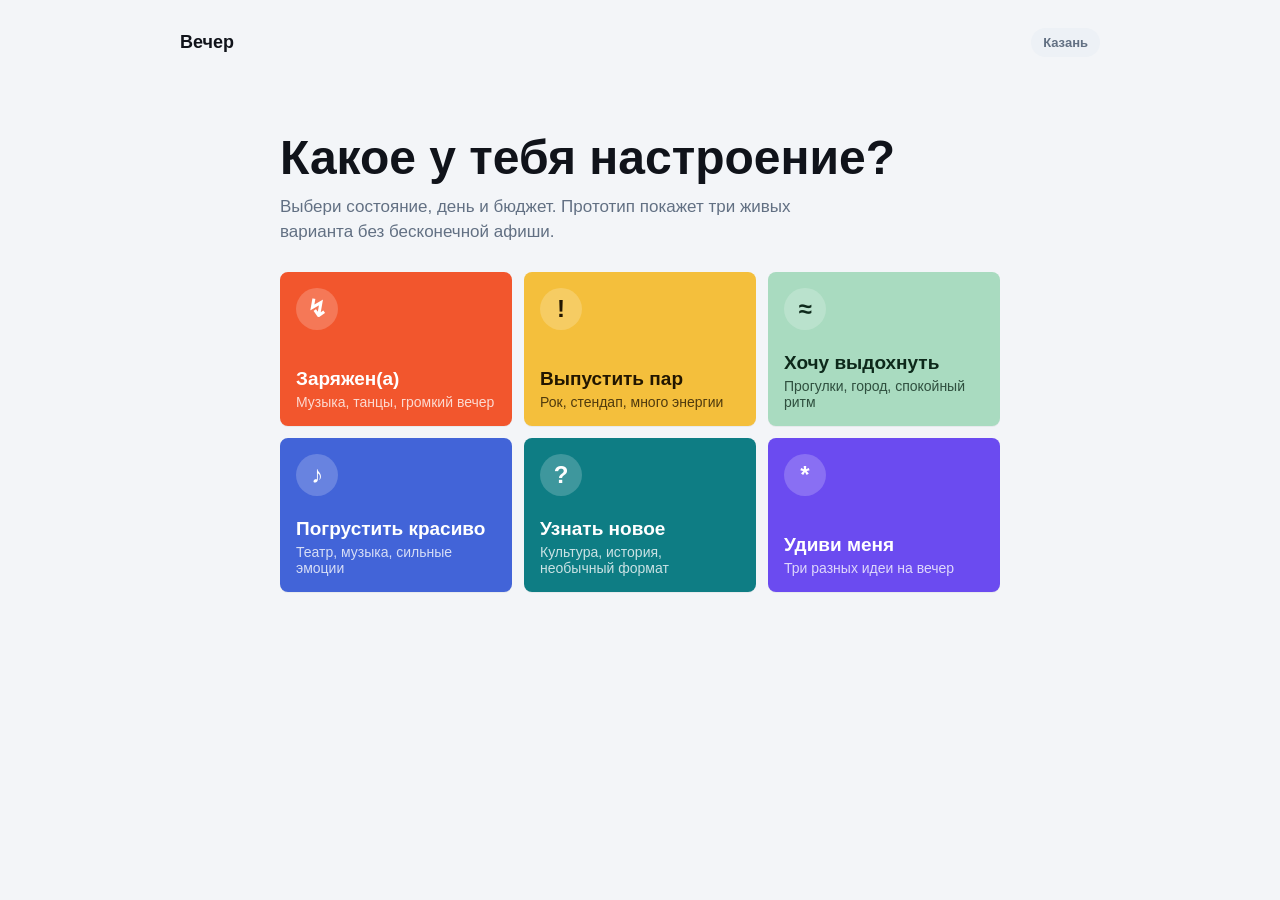
<file: prototype/index.html>
<!doctype html>
<html lang="ru">
<head>
  <meta charset="utf-8">
  <meta name="viewport" content="width=device-width, initial-scale=1">
  <title>Вечер по настроению — прототип</title>
  <style>
    :root {
      --bg: #f3f5f8;
      --panel: #ffffff;
      --panel-soft: #edf1f6;
      --text: #10131a;
      --muted: #627083;
      --line: #dbe1ea;
      --accent: #245fe8;
      --accent-ink: #ffffff;
      --mood: #245fe8;
      --mood-ink: #ffffff;
      --ok: #167447;
      --warn: #9a5a00;
      --radius: 8px;
      font-family: Inter, -apple-system, BlinkMacSystemFont, "Segoe UI", Arial, sans-serif;
      color-scheme: light;
    }

    * { box-sizing: border-box; }
    [hidden] { display: none !important; }

    html,
    body {
      margin: 0;
      min-height: 100%;
      background: var(--bg);
      color: var(--text);
    }

    body {
      min-height: 100vh;
      font-size: 16px;
    }

    button,
    a {
      font: inherit;
    }

    button {
      border: 0;
      color: inherit;
      cursor: pointer;
    }

    button:focus-visible,
    a:focus-visible {
      outline: 3px solid rgba(36, 95, 232, 0.32);
      outline-offset: 2px;
    }

    .app {
      width: min(100%, 960px);
      min-height: 100vh;
      margin: 0 auto;
      padding: 18px 20px 34px;
    }

    .topbar {
      min-height: 48px;
      display: flex;
      align-items: center;
      gap: 10px;
    }

    .icon-button {
      width: 38px;
      height: 38px;
      border-radius: 999px;
      display: grid;
      place-items: center;
      background: var(--panel-soft);
    }

    .topbar-title {
      flex: 1;
      font-size: 18px;
      font-weight: 850;
    }

    .city-chip,
    .tag,
    .pill {
      border-radius: 999px;
      background: var(--panel-soft);
      color: var(--muted);
      font-size: 13px;
      font-weight: 800;
    }

    .city-chip {
      padding: 7px 12px;
    }

    .view {
      display: none;
      padding-top: 22px;
    }

    .view.is-active {
      display: block;
      animation: enter 160ms ease-out;
    }

    @keyframes enter {
      from { opacity: 0; transform: translateY(5px); }
    }

    .hero,
    .content-narrow {
      width: min(100%, 720px);
      margin: 0 auto;
    }

    .hero {
      padding-top: clamp(10px, 5vh, 52px);
    }

    h1 {
      margin: 0;
      font-size: clamp(30px, 4vw, 48px);
      line-height: 1.04;
      letter-spacing: 0;
    }

    h2 {
      margin: 0;
      font-size: 18px;
      line-height: 1.2;
    }

    h3 {
      margin: 0;
      font-size: 21px;
      line-height: 1.18;
      letter-spacing: 0;
    }

    p {
      margin: 0;
      line-height: 1.45;
    }

    .lead {
      max-width: 560px;
      margin-top: 12px;
      color: var(--muted);
      font-size: 17px;
    }

    .mood-grid {
      display: grid;
      grid-template-columns: repeat(3, minmax(0, 1fr));
      gap: 12px;
      margin-top: 28px;
    }

    .mood-tile {
      min-height: 154px;
      padding: 16px;
      border-radius: var(--radius);
      display: flex;
      flex-direction: column;
      align-items: flex-start;
      text-align: left;
      background: var(--tile);
      color: var(--tile-ink);
      box-shadow: 0 1px 0 rgba(15, 23, 42, 0.05);
      transition: transform 120ms ease, box-shadow 120ms ease;
    }

    .mood-tile:hover {
      transform: translateY(-2px);
      box-shadow: 0 14px 32px rgba(15, 23, 42, 0.12);
    }

    .mood-icon {
      width: 42px;
      height: 42px;
      border-radius: 999px;
      display: grid;
      place-items: center;
      background: rgba(255, 255, 255, 0.2);
      font-size: 24px;
      font-weight: 900;
    }

    .mood-title {
      margin-top: auto;
      font-size: 19px;
      font-weight: 900;
      line-height: 1.08;
    }

    .mood-subtitle {
      margin-top: 5px;
      font-size: 14px;
      opacity: 0.78;
    }

    .setup-band {
      border-radius: var(--radius);
      padding: 24px;
      background: var(--mood);
      color: var(--mood-ink);
    }

    .setup-band .lead {
      color: color-mix(in srgb, var(--mood-ink) 76%, transparent);
    }

    .setup-icon {
      width: 48px;
      height: 48px;
      margin-bottom: 14px;
      border-radius: 999px;
      display: grid;
      place-items: center;
      background: color-mix(in srgb, var(--mood-ink) 18%, transparent);
      font-size: 27px;
      font-weight: 900;
    }

    .controls {
      display: grid;
      grid-template-columns: 1fr 1fr;
      gap: 14px;
      margin-top: 14px;
    }

    .control-group {
      border: 1px solid var(--line);
      border-radius: var(--radius);
      background: var(--panel);
      padding: 14px;
    }

    .control-title {
      margin-bottom: 10px;
      color: var(--muted);
      font-size: 13px;
      font-weight: 850;
      text-transform: uppercase;
    }

    .chips {
      display: flex;
      flex-wrap: wrap;
      gap: 8px;
    }

    .chip {
      min-height: 40px;
      padding: 9px 14px;
      border: 1px solid var(--line);
      border-radius: 999px;
      background: var(--panel);
      color: var(--text);
      font-weight: 800;
    }

    .chip.is-selected {
      border-color: var(--mood);
      background: var(--mood);
      color: var(--mood-ink);
    }

    .switch-row {
      width: 100%;
      min-height: 56px;
      display: flex;
      align-items: center;
      justify-content: space-between;
      gap: 12px;
      border-radius: var(--radius);
      background: transparent;
      text-align: left;
    }

    .switch-title {
      display: block;
      font-weight: 850;
    }

    .switch-subtitle {
      display: block;
      margin-top: 3px;
      color: var(--muted);
      font-size: 14px;
    }

    .switch {
      width: 52px;
      height: 30px;
      flex: 0 0 auto;
      padding: 3px;
      border-radius: 999px;
      background: #cbd3df;
    }

    .switch::before {
      content: "";
      display: block;
      width: 24px;
      height: 24px;
      border-radius: 50%;
      background: #ffffff;
      transition: transform 160ms ease;
      box-shadow: 0 1px 3px rgba(15, 23, 42, 0.22);
    }

    .switch.is-on {
      background: var(--mood);
    }

    .switch.is-on::before {
      transform: translateX(22px);
    }

    .actions {
      width: min(100%, 720px);
      margin: 18px auto 0;
      display: flex;
      gap: 10px;
    }

    .button,
    .inline-button {
      min-height: 48px;
      border-radius: var(--radius);
      display: inline-flex;
      align-items: center;
      justify-content: center;
      background: var(--accent);
      color: var(--accent-ink);
      font-weight: 900;
      text-decoration: none;
    }

    .button {
      width: 100%;
      padding: 0 18px;
      font-size: 16px;
    }

    .button.secondary {
      background: var(--panel);
      color: var(--text);
      border: 1px solid var(--line);
    }

    .result-head {
      display: flex;
      align-items: end;
      justify-content: space-between;
      gap: 18px;
      margin: 0 auto 16px;
      width: min(100%, 860px);
    }

    .result-head .lead {
      margin-top: 7px;
    }

    .result-meta {
      flex: 0 0 auto;
      text-align: right;
      color: var(--muted);
      font-size: 14px;
      font-weight: 800;
    }

    .results-list {
      width: min(100%, 860px);
      margin: 0 auto;
      display: grid;
      grid-template-columns: repeat(3, minmax(0, 1fr));
      gap: 12px;
    }

    .event-card,
    .detail-card,
    .counter {
      border: 1px solid var(--line);
      border-radius: var(--radius);
      background: var(--panel);
      box-shadow: 0 1px 0 rgba(15, 23, 42, 0.04);
    }

    .event-card {
      min-height: 286px;
      padding: 14px;
      display: flex;
      flex-direction: column;
    }

    .event-card.is-top {
      background: var(--mood);
      color: var(--mood-ink);
      border-color: transparent;
    }

    .event-card.is-top .meta,
    .event-card.is-top .place {
      color: color-mix(in srgb, var(--mood-ink) 78%, transparent);
    }

    .card-label {
      align-self: flex-start;
      margin-bottom: 12px;
      padding: 5px 8px;
      border-radius: 999px;
      background: color-mix(in srgb, currentColor 12%, transparent);
      font-size: 12px;
      font-weight: 900;
    }

    .meta {
      color: var(--muted);
      font-size: 13px;
      font-weight: 850;
    }

    .place {
      margin-top: 7px;
      color: var(--muted);
      font-size: 14px;
      font-weight: 750;
    }

    .why {
      margin-top: 12px;
      font-size: 15px;
    }

    .tags {
      display: flex;
      flex-wrap: wrap;
      gap: 6px;
      margin-top: 14px;
    }

    .tag {
      padding: 4px 8px;
      font-size: 12px;
    }

    .tag.warn {
      background: #fff6df;
      color: var(--warn);
    }

    .event-bottom {
      margin-top: auto;
      padding-top: 16px;
      display: flex;
      align-items: center;
      justify-content: space-between;
      gap: 10px;
    }

    .price {
      font-size: 18px;
      font-weight: 950;
    }

    .inline-button {
      min-width: 98px;
      min-height: 38px;
      padding: 0 14px;
      font-size: 14px;
    }

    .event-card.is-top .inline-button {
      background: var(--mood-ink);
      color: var(--mood);
    }

    .detail-layout {
      width: min(100%, 760px);
      margin: 0 auto;
      display: grid;
      gap: 12px;
    }

    .detail-card {
      padding: 18px;
    }

    .facts {
      display: grid;
      grid-template-columns: repeat(3, minmax(0, 1fr));
      gap: 12px;
    }

    .fact {
      border: 1px solid var(--line);
      border-radius: var(--radius);
      background: var(--panel);
      padding: 14px;
    }

    .fact span {
      display: block;
    }

    .fact span:first-child {
      margin-bottom: 6px;
      color: var(--muted);
      font-size: 13px;
      font-weight: 850;
    }

    .fact span:last-child {
      font-weight: 850;
    }

    .invite-grid {
      display: grid;
      grid-template-columns: repeat(3, 1fr);
      gap: 10px;
      margin-top: 12px;
    }

    .counter {
      min-height: 112px;
      padding: 14px;
      text-align: center;
    }

    .counter strong {
      display: block;
      font-size: 30px;
      line-height: 1;
    }

    .counter span {
      display: block;
      margin-top: 7px;
      color: var(--muted);
      font-size: 13px;
      font-weight: 850;
    }

    .counter small {
      display: block;
      margin-top: 7px;
      color: var(--muted);
      overflow-wrap: anywhere;
    }

    .success-badge {
      width: 58px;
      height: 58px;
      margin-bottom: 14px;
      border-radius: 999px;
      display: grid;
      place-items: center;
      background: #dff7e9;
      color: var(--ok);
      font-size: 31px;
      font-weight: 950;
    }

    .live-row {
      display: flex;
      align-items: center;
      gap: 9px;
      margin-top: 12px;
      color: var(--muted);
      font-size: 14px;
      font-weight: 800;
    }

    .live-dot {
      width: 8px;
      height: 8px;
      border-radius: 999px;
      background: var(--ok);
      box-shadow: 0 0 0 5px rgba(22, 116, 71, 0.12);
    }

    @media (max-width: 780px) {
      .app {
        padding: 10px 14px 24px;
      }

      .hero {
        padding-top: 10px;
      }

      .mood-grid,
      .controls,
      .results-list,
      .facts {
        grid-template-columns: 1fr;
      }

      .mood-grid {
        gap: 10px;
      }

      .mood-tile {
        min-height: 124px;
      }

      .result-head {
        display: block;
      }

      .result-meta {
        margin-top: 10px;
        text-align: left;
      }

      .event-card {
        min-height: 0;
      }
    }
  </style>
</head>
<body>
  <div class="app">
    <header class="topbar">
      <button id="backButton" class="icon-button" type="button" aria-label="Назад" hidden>
        <svg width="20" height="20" viewBox="0 0 24 24" aria-hidden="true">
          <path d="M19 12H5m6 6-6-6 6-6" fill="none" stroke="currentColor" stroke-width="2.2" stroke-linecap="round" stroke-linejoin="round"/>
        </svg>
      </button>
      <div id="topTitle" class="topbar-title">Вечер</div>
      <span class="city-chip">Казань</span>
    </header>

    <main>
      <section id="moodView" class="view is-active" data-title="Вечер">
        <div class="hero">
          <h1>Какое у тебя настроение?</h1>
          <p class="lead">Выбери состояние, день и бюджет. Прототип покажет три живых варианта без бесконечной афиши.</p>
          <div id="moodGrid" class="mood-grid"></div>
        </div>
      </section>

      <section id="setupView" class="view" data-title="Настройка">
        <div class="content-narrow">
          <div class="setup-band">
            <div id="setupIcon" class="setup-icon"></div>
            <h1 id="setupTitle"></h1>
            <p id="setupLead" class="lead"></p>
          </div>
          <div class="controls">
            <div class="control-group">
              <div class="control-title">Когда</div>
              <div class="chips" aria-label="День">
                <button class="chip is-selected" type="button" data-day="today">Сегодня</button>
                <button class="chip" type="button" data-day="tomorrow">Завтра</button>
                <button class="chip" type="button" data-day="saturday">В субботу</button>
              </div>
            </div>
            <div class="control-group">
              <div class="control-title">Деньги</div>
              <button id="budgetButton" class="switch-row" type="button" role="switch" aria-checked="false">
                <span>
                  <span class="switch-title">Бюджет поджимает</span>
                  <span class="switch-subtitle">Сначала события до 500 ₽</span>
                </span>
                <span id="budgetSwitch" class="switch" aria-hidden="true"></span>
              </button>
            </div>
          </div>
        </div>
        <div class="actions">
          <button id="showResultsButton" class="button" type="button">Показать 3 варианта</button>
        </div>
      </section>

      <section id="resultsView" class="view" data-title="Три варианта">
        <div class="result-head">
          <div>
            <h1 id="resultsTitle"></h1>
            <p id="resultsLead" class="lead"></p>
          </div>
          <div id="resultMeta" class="result-meta"></div>
        </div>
        <div id="resultsList" class="results-list"></div>
        <div class="actions">
          <button id="anotherMoodButton" class="button secondary" type="button">Другое настроение</button>
        </div>
      </section>

      <section id="planView" class="view" data-title="План">
        <div class="detail-layout">
          <article class="detail-card">
            <span id="planWhen" class="meta"></span>
            <h1 id="planTitle"></h1>
            <p id="planWhy" class="lead"></p>
          </article>
          <div class="facts">
            <div class="fact"><span>Где</span><span id="planPlace"></span></div>
            <div class="fact"><span>Когда</span><span id="planTime"></span></div>
            <div class="fact"><span>Цена</span><span id="planPrice"></span></div>
          </div>
          <div class="actions">
            <a id="ticketButton" class="button secondary" href="#" target="_blank" rel="noreferrer">Открыть билеты</a>
            <button id="inviteButton" class="button" type="button">Позвать чат</button>
          </div>
        </div>
      </section>

      <section id="inviteView" class="view" data-title="Приглашение">
        <div class="detail-layout">
          <div class="detail-card">
            <div class="success-badge">✓</div>
            <h1>Позвали</h1>
            <p class="lead">Карточка ушла в чат. В прототипе ответы друзей обновляются сами.</p>
          </div>
          <article class="detail-card">
            <span id="inviteWhen" class="meta"></span>
            <h3 id="inviteTitle"></h3>
            <p id="invitePlace" class="place"></p>
          </article>
          <div class="invite-grid">
            <div class="counter">
              <strong id="goingCount">1</strong>
              <span>Иду</span>
              <small id="goingNames">Ты</small>
            </div>
            <div class="counter">
              <strong id="maybeCount">0</strong>
              <span>Может</span>
              <small id="maybeNames">-</small>
            </div>
            <div class="counter">
              <strong id="noCount">0</strong>
              <span>Не могу</span>
              <small id="noNames">-</small>
            </div>
          </div>
          <div class="live-row"><span class="live-dot"></span>Обновляется само</div>
          <div class="actions">
            <button id="doneButton" class="button" type="button">Готово</button>
          </div>
        </div>
      </section>
    </main>
  </div>

  <script>
    const moods = [
      { id: "charged", title: "Заряжен(а)", hint: "Музыка, танцы, громкий вечер", icon: "↯", color: "#f2562d", ink: "#ffffff" },
      { id: "release", title: "Выпустить пар", hint: "Рок, стендап, много энергии", icon: "!", color: "#f4bf3c", ink: "#221600" },
      { id: "exhale", title: "Хочу выдохнуть", hint: "Прогулки, город, спокойный ритм", icon: "≈", color: "#a9dbc0", ink: "#0d281a" },
      { id: "blue", title: "Погрустить красиво", hint: "Театр, музыка, сильные эмоции", icon: "♪", color: "#4264d8", ink: "#ffffff" },
      { id: "learn", title: "Узнать новое", hint: "Культура, история, необычный формат", icon: "?", color: "#0e7d84", ink: "#ffffff" },
      { id: "wild", title: "Удиви меня", hint: "Три разных идеи на вечер", icon: "*", color: "#6b4bf0", ink: "#ffffff" }
    ];

    const dayTitles = {
      today: "Сегодня, 28 сентября",
      tomorrow: "Завтра, 29 сентября",
      saturday: "В субботу, 3 октября"
    };

    const events = [
      {
        id: "night-kazan-28",
        title: "По ночной Казани с колесом обозрения",
        place: "Экскурсия по ночной Казани",
        day: "today",
        time: "20:00",
        price: 600,
        why: "Неспешная прогулка и вид сверху, чтобы выдохнуть и заново увидеть город.",
        tags: ["экскурсия", "город"],
        moods: ["exhale", "learn", "wild"],
        url: "https://afisha.yandex.ru/kazan/excursions/places/ekskursiia-po-nochnoi-kazani-s-kataniem-na-kolese-obozreniia-vokrug-sveta/schedule/september-2026"
      },
      {
        id: "world-cinema-28",
        title: "Музыка мирового кинематографа",
        place: "Театр на Булаке",
        day: "today",
        time: "19:00",
        price: 1500,
        why: "Саундтреки знакомых фильмов в живом исполнении — мягко и атмосферно.",
        tags: ["концерт", "кино"],
        moods: ["blue", "exhale", "wild"],
        url: "https://afisha.yandex.ru/kazan/concert/muzyka-mirovogo-kinematografa-2026"
      },
      {
        id: "galiya-28",
        title: "Галия",
        place: "Театр им. Камала, новое здание",
        day: "today",
        time: "13:00",
        price: 500,
        why: "Театральный вариант для тихого, вдумчивого настроения.",
        tags: ["театр", "до 500 ₽"],
        moods: ["blue", "learn"],
        url: "https://afisha.yandex.ru/kazan/theatre/places/teatr-im-kamala-novoe-zdanie/schedule/september-2026"
      },
      {
        id: "rubalskaya-28",
        title: "Лариса Рубальская. Юбилейный тур",
        place: "Уникс",
        day: "today",
        time: "19:00",
        price: 1500,
        why: "Лиричный вечер со стихами и историями, когда хочется красиво погрустить.",
        tags: ["концерт", "поэзия"],
        moods: ["blue"],
        url: "https://afisha.yandex.ru/kazan/concert/larisa-rubalskaia-iubileinyi-tour"
      },
      {
        id: "ernest-29",
        title: "С любовью, Эрнест",
        place: "More",
        day: "tomorrow",
        time: "19:00",
        price: 3220,
        why: "Камерный иммерсивный театр, когда хочется красоты и близкой дистанции.",
        tags: ["иммерсивно", "театр"],
        moods: ["blue", "wild"],
        url: "https://afisha.yandex.ru/kazan/other/places/more-kazan/schedule/september-2026"
      },
      {
        id: "kamala-gergeri-29",
        title: "Гөргөри кияүләре / Зятья Гэргэри",
        place: "Театр им. Камала, новое здание",
        day: "tomorrow",
        time: "19:00",
        price: 500,
        why: "Комедийный спектакль без тяжелого входа, чтобы вечер стал легче.",
        tags: ["театр", "комедия"],
        moods: ["release", "exhale", "learn"],
        url: "https://afisha.yandex.ru/kazan/theatre/places/teatr-im-kamala-novoe-zdanie/schedule/september-2026"
      },
      {
        id: "kaleidoscope-29",
        title: "Kaleidoscope. Туган як",
        place: "Kaleidoscope",
        day: "tomorrow",
        time: "19:00",
        price: 10000,
        why: "Необычный формат про культуру и место, если хочется нового опыта.",
        tags: ["иммерсивно", "культура"],
        moods: ["learn", "wild"],
        url: "https://afisha.yandex.ru/kazan/theatre/places/kaleidoscope/schedule/september-2026"
      },
      {
        id: "night-kazan-29",
        title: "По ночной Казани с колесом обозрения",
        place: "Экскурсия по ночной Казани",
        day: "tomorrow",
        time: "20:00",
        price: 600,
        why: "Городская прогулка на вечер, когда хочется переключиться без толпы и драйва.",
        tags: ["экскурсия", "город"],
        moods: ["exhale", "learn"],
        url: "https://afisha.yandex.ru/kazan/excursions/places/ekskursiia-po-nochnoi-kazani-s-kataniem-na-kolese-obozreniia-vokrug-sveta/schedule/september-2026"
      },
      {
        id: "vorovayki-30",
        title: "Воровайки",
        place: "Максимилианс",
        day: "tomorrow",
        time: "20:00",
        price: 1800,
        why: "Громкий концерт для вечера, когда нужно сбросить напряжение и подпевать.",
        tags: ["концерт", "шансон"],
        moods: ["charged", "release"],
        url: "https://afisha.yandex.ru/kazan/concert/vorovayki-2026"
      },
      {
        id: "ds-crew-03",
        title: "DS CREW",
        place: "Казань Экспо",
        day: "saturday",
        time: "19:00",
        price: 1800,
        why: "Много движения и визуального драйва для настроения «заряжен».",
        tags: ["танцы", "шоу"],
        moods: ["charged", "wild"],
        url: "https://afisha.yandex.ru/kazan/concert/oct-3"
      },
      {
        id: "mia-boyka-03",
        title: "Mia Boyka",
        place: "КРК Пирамида",
        day: "saturday",
        time: "19:00",
        price: 1250,
        why: "Поп-концерт для легкого драйва, подпевания и вечернего заряда.",
        tags: ["концерт", "поп"],
        moods: ["charged"],
        url: "https://afisha.yandex.ru/kazan/concert/oct-3"
      },
      {
        id: "placebo-mcr-03",
        title: "Placebo & MCR Tribute",
        place: "Big Twin Arena",
        day: "saturday",
        time: "19:00",
        price: 1400,
        why: "Громкий рок-вечер, чтобы выпустить пар и прожить эмоции на максимум.",
        tags: ["рок", "трибьют"],
        moods: ["release", "charged"],
        url: "https://afisha.yandex.ru/kazan/concert/oct-3"
      },
      {
        id: "simple-music-03",
        title: "Simple Music. Ханс Циммер",
        place: "Дом Simple Music",
        day: "saturday",
        time: "18:00",
        price: 1500,
        why: "Киномузыка с размахом, когда хочется эмоций без лишней суеты.",
        tags: ["концерт", "кино"],
        moods: ["blue", "exhale"],
        url: "https://afisha.yandex.ru/kazan/concert/simple-music-khans-tsimmer"
      },
      {
        id: "kamala-apipa-03",
        title: "Әпипә / Апипа",
        place: "Театр им. Камала, новое здание",
        day: "saturday",
        time: "15:00",
        price: 300,
        why: "Дневной театр на легкой энергии, чтобы не перегружать вечер.",
        tags: ["театр", "до 500 ₽"],
        moods: ["exhale", "learn"],
        url: "https://afisha.yandex.ru/kazan/theatre/places/teatr-im-kamala-novoe-zdanie/schedule/october-2026"
      },
      {
        id: "kariev-life-03",
        title: "Гомер моңы / Мелодия жизни",
        place: "ТЮЗ им. Кариева",
        day: "saturday",
        time: "17:00",
        price: 450,
        why: "Тихий театральный вариант, если хочется душевного вечера.",
        tags: ["театр", "до 500 ₽"],
        moods: ["blue", "learn"],
        url: "https://afisha.yandex.ru/kazan/theatre/places/tiuz-im-karieva/schedule/october-2026"
      },
      {
        id: "chestny-03",
        title: "Честный",
        place: "Korston",
        day: "saturday",
        time: "20:00",
        price: 2400,
        why: "Плотный вечерний концерт для тех, кому нужно больше энергии и прямого текста.",
        tags: ["концерт", "рэп"],
        moods: ["charged", "release"],
        url: "https://afisha.yandex.ru/kazan/concert/oct-3"
      }
    ];

    const extraEvents = [
      {
        id: "big-mic-28",
        title: "Большой микрофон Comedy Crew",
        place: "Стендап-клуб Comedy Crew",
        day: "today",
        time: "20:00",
        price: 400,
        why: "Недорогой стендап на вечер, когда хочется смеяться и сбросить лишнее.",
        tags: ["стендап", "юмор", "до 500 ₽"],
        nrg: 2,
        dep: 1,
        growth: false,
        kind: "standup",
        url: "https://afisha.yandex.ru/kazan/standup/oct"
      },
      {
        id: "big-mic-29",
        title: "Большой микрофон Comedy Crew",
        place: "Стендап-клуб Comedy Crew",
        day: "tomorrow",
        time: "20:00",
        price: 400,
        why: "Живой микрофон с короткими сетами — быстро, шумно и без театральной паузы.",
        tags: ["стендап", "юмор", "до 500 ₽"],
        nrg: 2,
        dep: 1,
        growth: false,
        kind: "standup",
        url: "https://afisha.yandex.ru/kazan/standup/oct"
      },
      {
        id: "chak-chak-29",
        title: "Мастер-класс по приготовлению чак-чака",
        place: "Тайны Сююмбике",
        day: "tomorrow",
        time: "14:00",
        price: 1200,
        why: "Руки заняты, голова отдыхает, а домой можно уйти с новым навыком.",
        tags: ["мастер-класс", "еда", "культура"],
        nrg: 1,
        dep: 0,
        growth: true,
        kind: "masterclass",
        url: "https://afisha.yandex.ru/kazan/selections/all-events-masterclass?marketing=weekly-cinema-click"
      },
      {
        id: "andrey-atlas-01",
        title: "Андрей Атлас",
        place: "Stand Up Club Kazan",
        dateLabel: "1 октября",
        time: "21:30",
        price: 2000,
        why: "Сольный стендап для вечера, где нужна плотная энергия и быстрый юмор.",
        tags: ["стендап", "шоу"],
        nrg: 2,
        dep: 1,
        growth: false,
        kind: "standup",
        url: "https://afisha.yandex.ru/kazan/concert/places/stand-up-club-kazan/schedule"
      },
      {
        id: "bie-haibulla-01",
        title: "Бие, бие, Хәйбулла",
        place: "Театр им. Камала",
        dateLabel: "1 октября",
        time: "18:00",
        price: 2000,
        why: "Мастер-класс и национальный театр в одном маршруте для любопытного вечера.",
        tags: ["мастер-класс", "театр", "культура"],
        nrg: 1,
        dep: 0,
        growth: true,
        kind: "masterclass",
        url: "https://afisha.yandex.ru/kazan/selections/all-events-masterclass?marketing=weekly-cinema-click"
      },
      {
        id: "sharyk-evening-01",
        title: "Шәрык кичләре / Восточные вечера",
        place: "Клуб Шарык",
        dateLabel: "1 октября",
        time: "19:00",
        price: 200,
        why: "Культурная встреча за небольшие деньги, если хочется нового без перегруза.",
        tags: ["встреча", "культура", "до 500 ₽"],
        nrg: 0,
        dep: 1,
        growth: true,
        kind: "meeting",
        url: "https://afisha.yandex.ru/kazan/selections/all-events-masterclass?marketing=weekly-cinema-click"
      },
      {
        id: "standup-dark-02",
        title: "Стендап в полной темноте",
        place: "Взгляд в темноту",
        dateLabel: "2 октября",
        time: "20:00",
        price: 1000,
        why: "Непривычный формат: смешно, странно и точно не похоже на обычный зал.",
        tags: ["стендап", "шоу", "необычно"],
        nrg: 1,
        dep: 2,
        growth: false,
        kind: "standup",
        url: "https://afisha.yandex.ru/kazan/excursions/places/vzgliad-v-temnotu/schedule"
      },
      {
        id: "standup-show-03",
        title: "Stand-up Show. Лучшее",
        place: "Stand Up Club Kazan",
        day: "saturday",
        time: "19:00",
        price: 1000,
        why: "Классический вечер стендапа, когда хочется проверенного юмора и компании.",
        tags: ["стендап", "шоу"],
        nrg: 2,
        dep: 1,
        growth: false,
        kind: "standup",
        url: "https://afisha.yandex.ru/kazan/concert/places/stand-up-club-kazan/schedule"
      },
      {
        id: "top-standup-03",
        title: "Tоп Стендап",
        place: "Stand Up Club Kazan",
        day: "saturday",
        time: "21:30",
        price: 1200,
        why: "Поздний стендап для тех, кто хочет продлить вечер и не сидеть спокойно.",
        tags: ["стендап", "юмор"],
        nrg: 2,
        dep: 1,
        growth: false,
        kind: "standup",
        url: "https://afisha.yandex.ru/kazan/standup/top-stendap-kazan"
      },
      {
        id: "arthur-shamgunov-03",
        title: "Артур Шамгунов",
        place: "КРК «Пирамида»",
        day: "saturday",
        time: "21:00",
        price: 2000,
        why: "Большой стендап-концерт, если хочется не танцевать, а громко смеяться.",
        tags: ["стендап", "концерт"],
        nrg: 2,
        dep: 1,
        growth: false,
        kind: "standup",
        url: "https://afisha.yandex.ru/kazan/show/oct"
      },
      {
        id: "oil-autumn-11",
        title: "Мастер-класс «Дыхание осени»",
        place: "Галерея современного искусства",
        dateLabel: "11 октября",
        time: "13:00",
        price: 1400,
        why: "Спокойный арт-мастер-класс, чтобы замедлиться и унести результат с собой.",
        tags: ["мастер-класс", "арт"],
        nrg: 0,
        dep: 0,
        growth: true,
        kind: "masterclass",
        url: "https://afisha.yandex.ru/kazan/selections/all-events-masterclass?marketing=weekly-cinema-click"
      },
      {
        id: "collage-zaicev",
        title: "Стильный коллаж из цветной бумаги",
        place: "Галерея Славы Зайцева",
        dateLabel: "октябрь",
        time: "18:00",
        price: 3300,
        why: "Творческий вечер для тех, кто хочет не просто смотреть, а сделать руками.",
        tags: ["мастер-класс", "арт"],
        nrg: 0,
        dep: 1,
        growth: true,
        kind: "masterclass",
        url: "https://afisha.yandex.ru/kazan/selections/all-events-masterclass?marketing=weekly-cinema-click"
      },
      {
        id: "dirty-standup-oct",
        title: "Грязный стендап. Лучшее",
        place: "Стендап-клуб Comedy Crew",
        dateLabel: "октябрь",
        time: "21:00",
        price: 800,
        why: "Более резкий юмор для режима «выпустить пар», когда нужен прямой удар.",
        tags: ["стендап", "18+"],
        nrg: 2,
        dep: 2,
        growth: false,
        kind: "standup",
        url: "https://afisha.yandex.ru/kazan/standup/oct"
      }
    ];

    const inferredSignals = {
      charged: { nrg: 2, dep: 0, growth: false },
      release: { nrg: 2, dep: 2, growth: false },
      exhale: { nrg: 0, dep: 0, growth: false },
      blue: { nrg: 0, dep: 2, growth: false },
      learn: { nrg: 0, dep: 1, growth: true },
      wild: { nrg: 1, dep: 1, growth: true }
    };

    const moodTargets = {
      charged: { nrg: 2, dep: 0, growth: false, tags: ["концерт", "танцы", "шоу", "поп", "рэп"] },
      release: { nrg: 2, dep: 2, growth: false, tags: ["стендап", "рок", "юмор", "шоу", "18+"] },
      exhale: { nrg: 0, dep: 0, growth: false, tags: ["экскурсия", "город", "арт", "выставка", "кино"] },
      blue: { nrg: 0, dep: 2, growth: false, tags: ["театр", "поэзия", "кино", "концерт", "музыка"] },
      learn: { nrg: 0, dep: 1, growth: true, tags: ["мастер-класс", "культура", "экскурсия", "встреча", "арт"] },
      wild: { nrg: 1, dep: 1, growth: true, tags: ["необычно", "иммерсивно", "шоу", "культура", "мастер-класс"] }
    };

    function enrichEvent(event) {
      const firstMood = event.moods?.[0] || "wild";
      const fallback = inferredSignals[firstMood] || inferredSignals.wild;
      const tags = event.tags || [];
      const kind = event.kind
        || (tags.includes("стендап") ? "standup"
        : tags.includes("театр") ? "theatre"
        : tags.includes("мастер-класс") ? "masterclass"
        : tags.includes("экскурсия") ? "tour"
        : tags.includes("концерт") ? "concert"
        : "other");
      return {
        ...event,
        nrg: event.nrg ?? fallback.nrg,
        dep: event.dep ?? fallback.dep,
        growth: event.growth ?? fallback.growth,
        kind
      };
    }

    const allEvents = [...events, ...extraEvents].map(enrichEvent);

    const state = {
      screen: "mood",
      history: [],
      mood: moods[0],
      day: "today",
      budget: false,
      event: allEvents[0],
      inviteStep: 0
    };

    const backButton = document.getElementById("backButton");
    const topTitle = document.getElementById("topTitle");
    const moodGrid = document.getElementById("moodGrid");
    const budgetButton = document.getElementById("budgetButton");
    const budgetSwitch = document.getElementById("budgetSwitch");

    function moodById(id) {
      return moods.find((mood) => mood.id === id) || moods[0];
    }

    function setMoodVars(mood) {
      document.documentElement.style.setProperty("--mood", mood.color);
      document.documentElement.style.setProperty("--mood-ink", mood.ink);
    }

    function priceLabel(price) {
      return price ? `${price.toLocaleString("ru-RU")} ₽` : "Бесплатно";
    }

    function whenLabel(event) {
      if (event.dateLabel) return `${event.dateLabel}, ${event.time}`;
      return `${dayTitles[event.day]}, ${event.time}`;
    }

    function go(screen) {
      if (state.screen !== screen) state.history.push(state.screen);
      state.screen = screen;
      render();
    }

    function resetToMood() {
      state.history = [];
      state.screen = "mood";
      render();
    }

    function back() {
      state.screen = state.history.pop() || "mood";
      render();
    }

    function uniqueById(items) {
      return [...new Map(items.map((item) => [item.id, item])).values()];
    }

    function eventScore(event) {
      const target = moodTargets[state.mood.id];
      const tagMatches = event.tags.filter((tag) => target.tags.includes(tag)).length;
      const moodMatch = event.moods?.includes(state.mood.id) ? 1 : 0;
      const sameDay = event.day === state.day ? 1 : 0;
      const anotherFixedDay = event.day && event.day !== state.day ? 1 : 0;
      const isCheap = event.price <= 500 ? 1 : 0;
      const isOkayBudget = event.price <= 1000 ? 1 : 0;

      let score = 120;
      score -= Math.abs(event.nrg - target.nrg) * 26;
      score -= Math.abs(event.dep - target.dep) * 24;
      score += tagMatches * 13;
      score += moodMatch * 22;
      score += sameDay * 28;
      score -= anotherFixedDay * 8;

      if (target.growth) score += event.growth ? 30 : -12;
      if (!target.growth && event.growth) score -= 4;

      if (state.budget) {
        score += isCheap ? 32 : isOkayBudget ? 12 : -Math.min(28, event.price / 180);
      } else {
        score -= Math.min(12, event.price / 1600);
      }

      return score;
    }

    function pickEvents() {
      const ranked = allEvents
        .map((event) => ({ event, score: eventScore(event) }))
        .sort((a, b) => b.score - a.score || a.event.price - b.event.price);

      const selected = [];
      const usedKinds = new Set();
      const usedTitles = new Set();

      for (const item of ranked) {
        const normalizedTitle = item.event.title.toLowerCase();
        if (usedTitles.has(normalizedTitle)) continue;
        if (usedKinds.has(item.event.kind) && selected.length < 2) continue;
        selected.push(item.event);
        usedKinds.add(item.event.kind);
        usedTitles.add(normalizedTitle);
        if (selected.length === 3) return selected;
      }

      for (const item of ranked) {
        const normalizedTitle = item.event.title.toLowerCase();
        if (selected.some((event) => event.id === item.event.id)) continue;
        if (usedTitles.has(normalizedTitle)) continue;
        selected.push(item.event);
        usedTitles.add(normalizedTitle);
        if (selected.length === 3) return selected;
      }

      return selected;
    }

    function renderMoods() {
      moodGrid.innerHTML = moods.map((mood) => `
        <button class="mood-tile" type="button" data-mood="${mood.id}" style="--tile:${mood.color};--tile-ink:${mood.ink}">
          <span class="mood-icon">${mood.icon}</span>
          <span class="mood-title">${mood.title}</span>
          <span class="mood-subtitle">${mood.hint}</span>
        </button>
      `).join("");
    }

    function renderSetup() {
      document.getElementById("setupIcon").textContent = state.mood.icon;
      document.getElementById("setupTitle").textContent = state.mood.title;
      document.getElementById("setupLead").textContent = state.mood.hint;
      document.querySelectorAll("[data-day]").forEach((button) => {
        button.classList.toggle("is-selected", button.dataset.day === state.day);
      });
      budgetButton.setAttribute("aria-checked", String(state.budget));
      budgetSwitch.classList.toggle("is-on", state.budget);
    }

    function eventCard(event, index) {
      const tags = event.tags.map((tag) => `<span class="tag ${event.price > 500 && state.budget ? "warn" : ""}">${tag}</span>`).join("");
      return `
        <article class="event-card ${index === 0 ? "is-top" : ""}">
          ${index === 0 ? '<span class="card-label">Мы бы пошли сюда</span>' : ""}
          <span class="meta">${whenLabel(event)}</span>
          <h3>${event.title}</h3>
          <p class="place">${event.place}</p>
          <p class="why">${event.why}</p>
          <div class="tags">${tags}</div>
          <div class="event-bottom">
            <span class="price">${priceLabel(event.price)}</span>
            <button class="inline-button" type="button" data-event="${event.id}">Выбрать</button>
          </div>
        </article>
      `;
    }

    function renderResults() {
      const picked = pickEvents();
      document.getElementById("resultsTitle").textContent = `${state.mood.icon} ${state.mood.title}`;
      document.getElementById("resultsLead").textContent = state.budget
        ? "Сначала недорогие варианты. Если идеальных дешевых нет, добавляем лучший запасной."
        : "Три варианта вместо бесконечной афиши.";
      document.getElementById("resultMeta").textContent = `${dayTitles[state.day]} · ${state.budget ? "до 500 ₽ в приоритете" : "без лимита"}`;
      document.getElementById("resultsList").innerHTML = picked.map(eventCard).join("");
    }

    function renderPlan() {
      document.getElementById("planWhen").textContent = whenLabel(state.event);
      document.getElementById("planTitle").textContent = state.event.title;
      document.getElementById("planWhy").textContent = state.event.why;
      document.getElementById("planPlace").textContent = state.event.place;
      document.getElementById("planTime").textContent = whenLabel(state.event);
      document.getElementById("planPrice").textContent = priceLabel(state.event.price);
      document.getElementById("ticketButton").href = state.event.url;
    }

    function renderInvite() {
      const steps = [
        { going: ["Ты"], maybe: [], no: [] },
        { going: ["Ты", "Аня"], maybe: ["Илья"], no: [] },
        { going: ["Ты", "Аня", "Данил"], maybe: ["Илья"], no: ["Маша"] }
      ];
      const answers = steps[state.inviteStep % steps.length];
      state.inviteStep += 1;

      document.getElementById("inviteWhen").textContent = whenLabel(state.event);
      document.getElementById("inviteTitle").textContent = state.event.title;
      document.getElementById("invitePlace").textContent = state.event.place;
      document.getElementById("goingCount").textContent = answers.going.length;
      document.getElementById("maybeCount").textContent = answers.maybe.length;
      document.getElementById("noCount").textContent = answers.no.length;
      document.getElementById("goingNames").textContent = answers.going.join(", ") || "-";
      document.getElementById("maybeNames").textContent = answers.maybe.join(", ") || "-";
      document.getElementById("noNames").textContent = answers.no.join(", ") || "-";
    }

    function renderChrome() {
      const view = document.getElementById(`${state.screen}View`);
      topTitle.textContent = view.dataset.title;
      backButton.hidden = state.history.length === 0;
    }

    function render() {
      setMoodVars(state.mood);
      document.querySelectorAll(".view").forEach((view) => {
        view.classList.toggle("is-active", view.id === `${state.screen}View`);
      });
      renderSetup();
      renderResults();
      renderPlan();
      if (state.screen === "invite") renderInvite();
      renderChrome();
    }

    renderMoods();
    render();

    document.addEventListener("click", (event) => {
      const moodButton = event.target.closest("[data-mood]");
      if (moodButton) {
        state.mood = moodById(moodButton.dataset.mood);
        go("setup");
        return;
      }

      const dayButton = event.target.closest("[data-day]");
      if (dayButton) {
        state.day = dayButton.dataset.day;
        render();
        return;
      }

      const eventButton = event.target.closest("[data-event]");
      if (eventButton) {
        state.event = allEvents.find((item) => item.id === eventButton.dataset.event) || allEvents[0];
        go("plan");
      }
    });

    budgetButton.addEventListener("click", () => {
      state.budget = !state.budget;
      render();
    });

    backButton.addEventListener("click", back);
    document.getElementById("showResultsButton").addEventListener("click", () => go("results"));
    document.getElementById("anotherMoodButton").addEventListener("click", resetToMood);
    document.getElementById("inviteButton").addEventListener("click", () => {
      state.inviteStep = 0;
      go("invite");
    });
    document.getElementById("doneButton").addEventListener("click", resetToMood);

    setInterval(() => {
      if (state.screen === "invite") renderInvite();
    }, 2600);
  </script>
</body>
</html>
</file>
